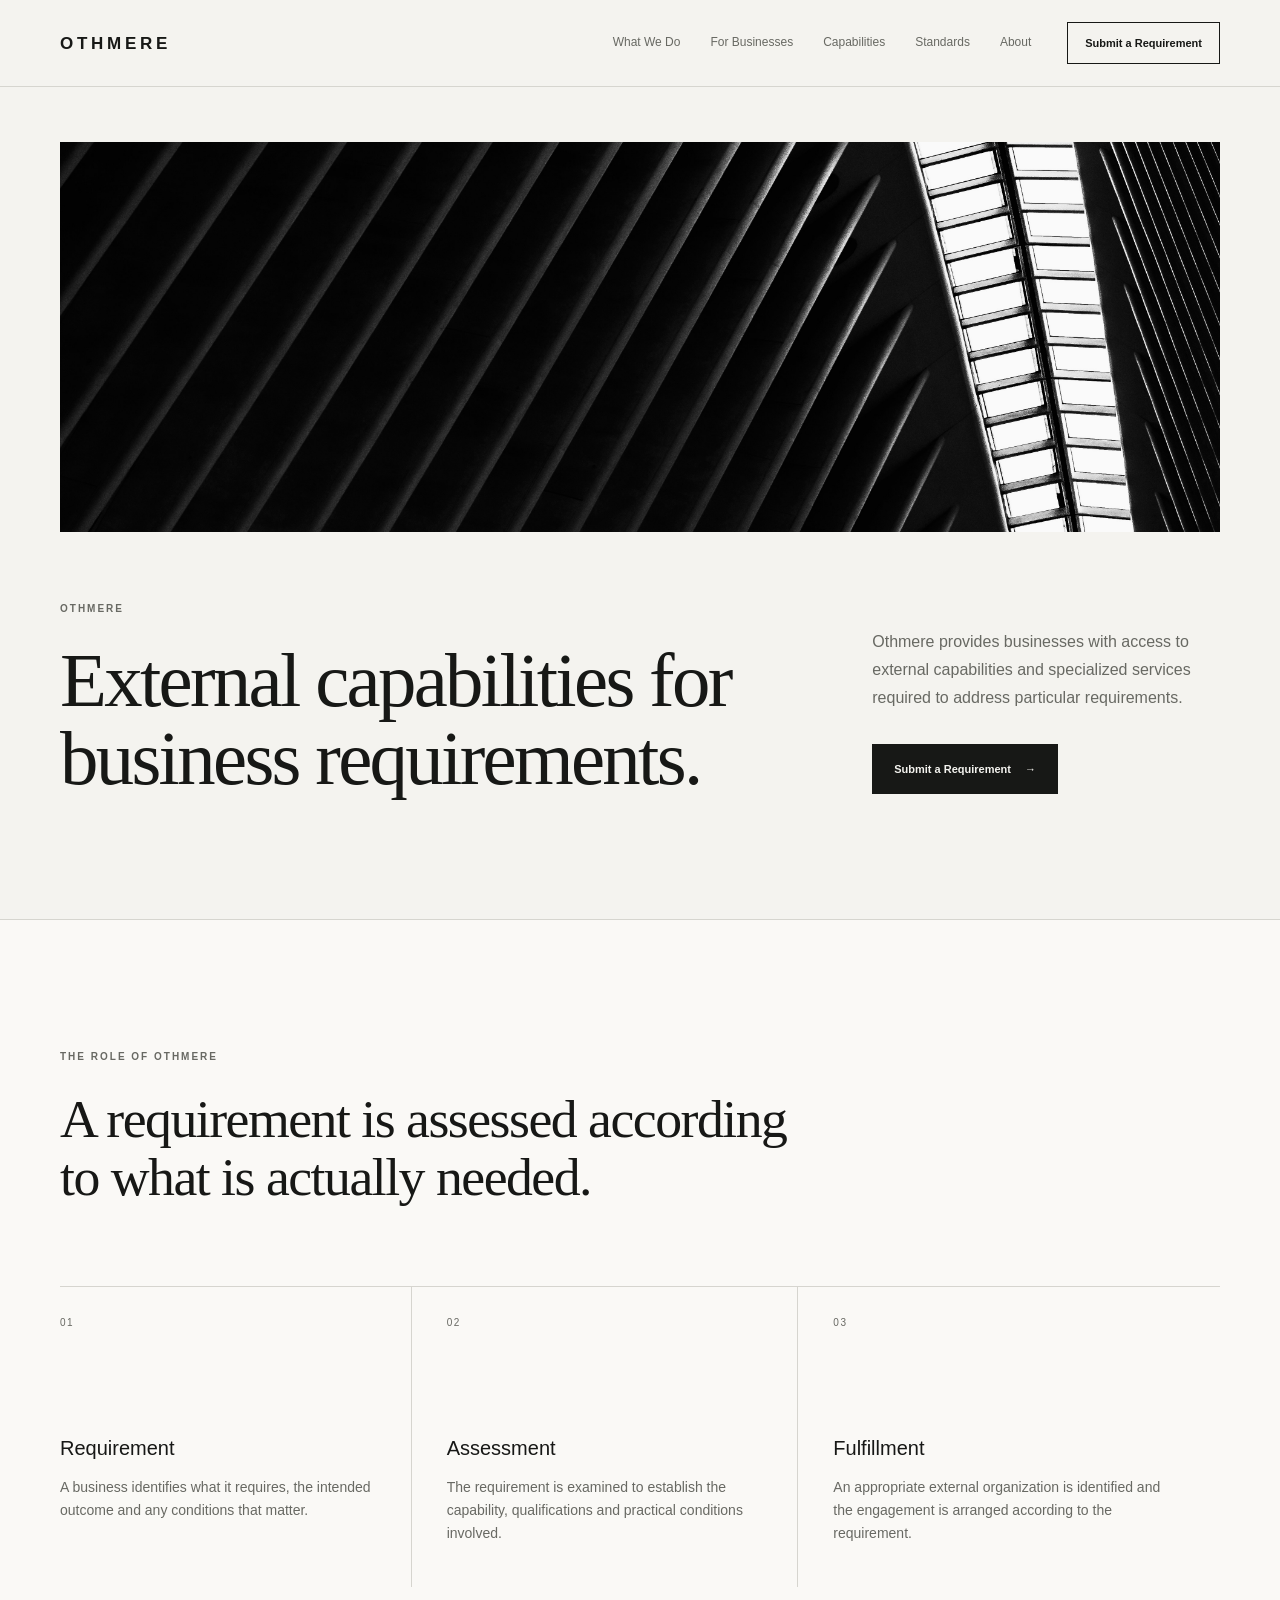
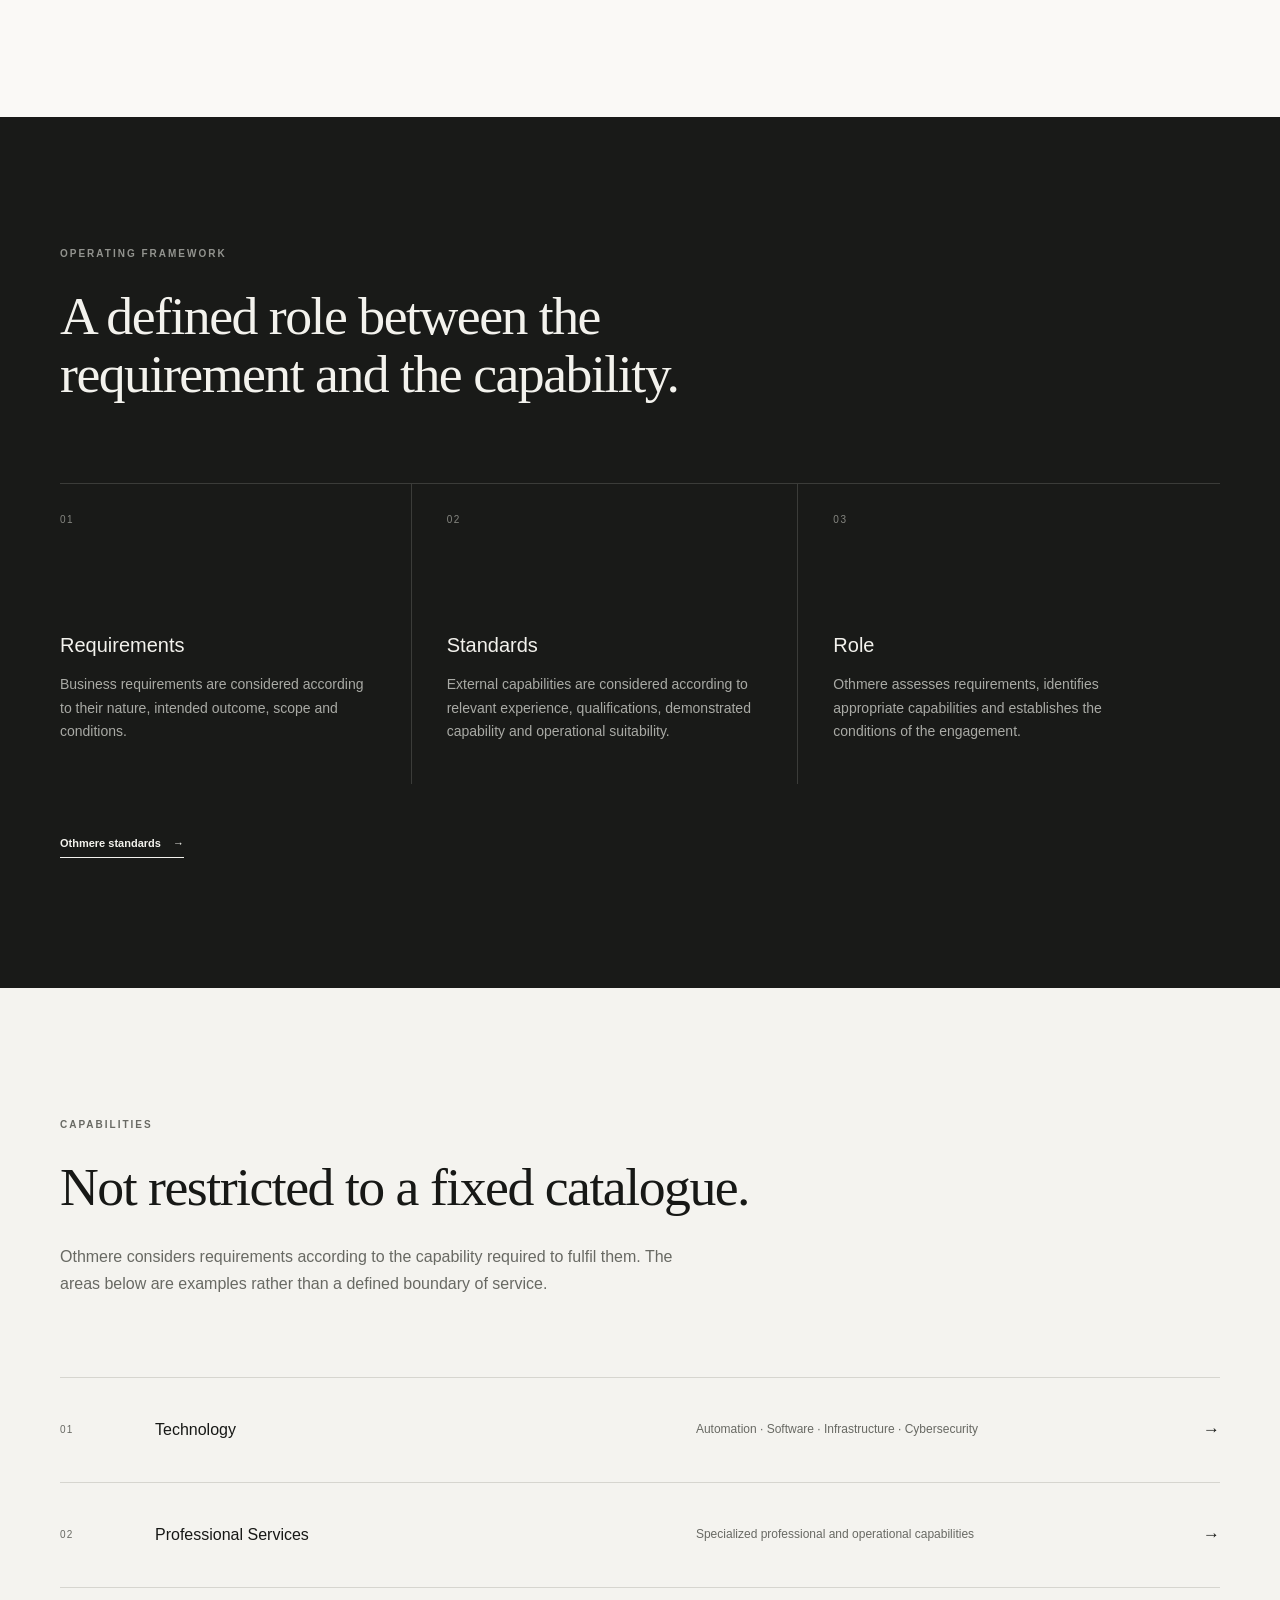
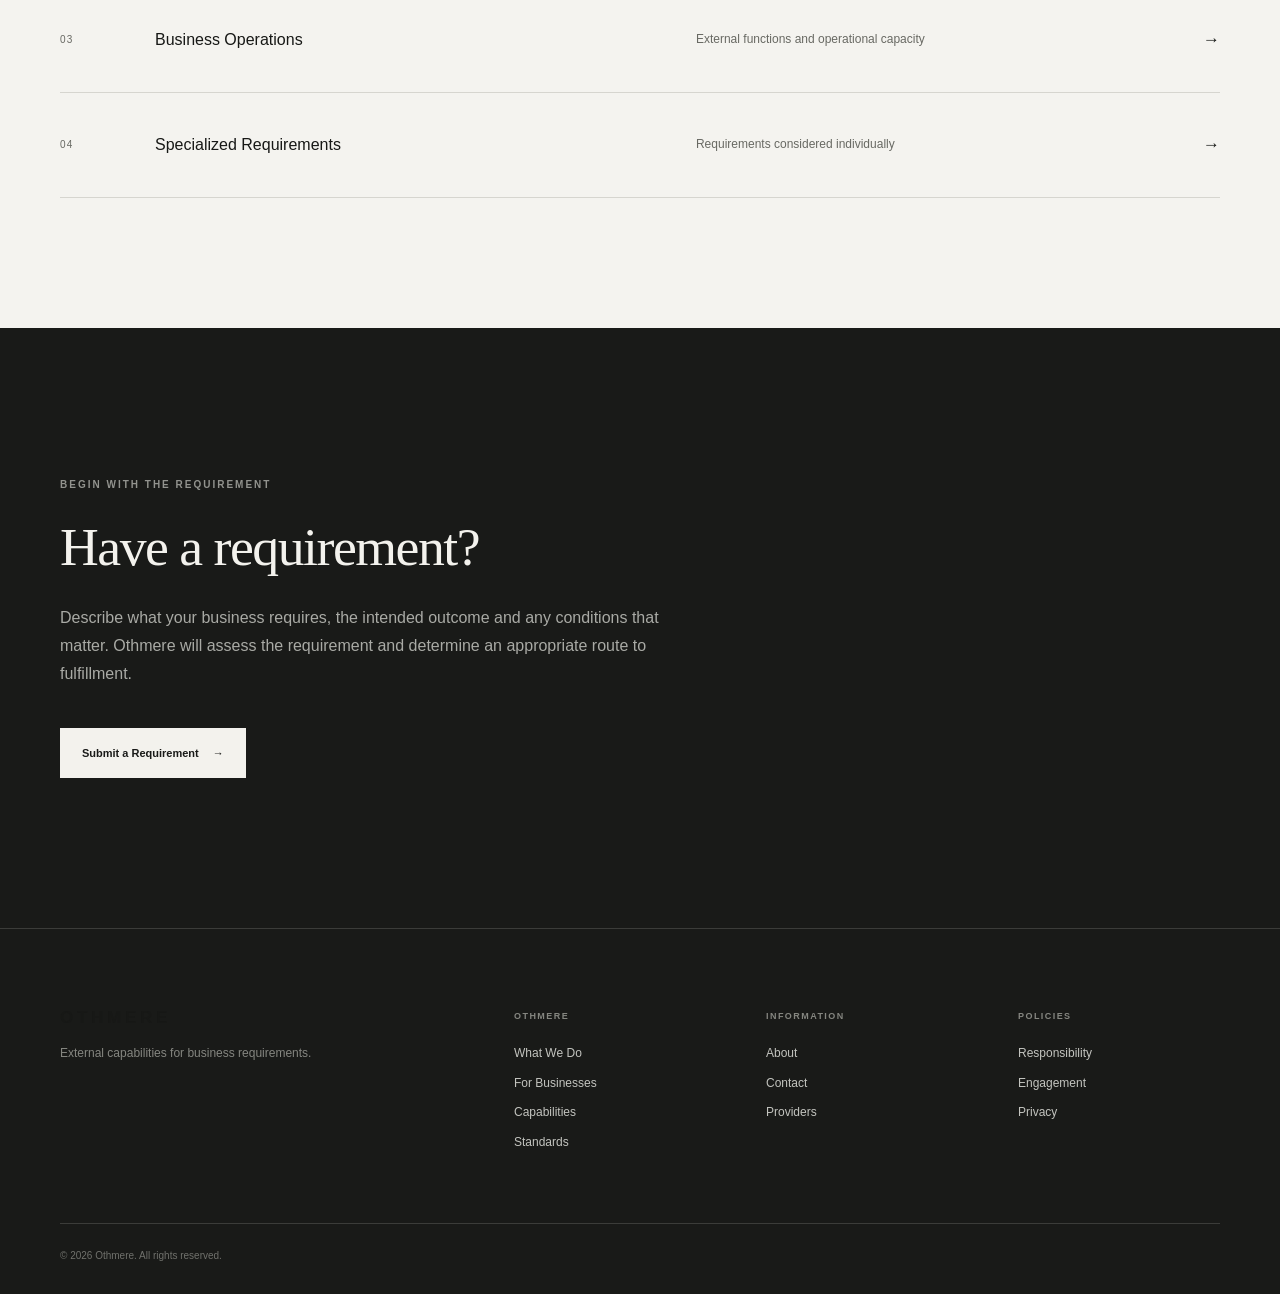
<file: index.html>
<!DOCTYPE html>
<html lang="en">
<head>
    <meta charset="UTF-8">
    <meta name="viewport" content="width=device-width, initial-scale=1.0">

    <title>Othmere</title>

    <meta name="description" content="Othmere provides businesses with access to external capabilities required to address specific requirements.">

    <link rel="stylesheet" href="css/style.css">
</head>

<body>

    <!-- HEADER -->

    <header class="site-header">
        <div class="container header-inner">

            <a href="index.html" class="brand">
                OTHMERE
            </a>

            <nav class="main-nav">
                <a href="what-we-do/">What We Do</a>
                <a href="for-businesses/">For Businesses</a>
                <a href="capabilities/">Capabilities</a>
                <a href="standards/">Standards</a>
                <a href="about/">About</a>
            </nav>

            <a href="contact/" class="header-action">
                Submit a Requirement
            </a>

        </div>
    </header>


    <main>

        <!-- =================================================
             HERO
             ================================================= -->

        <section class="hero">

            <div class="container">

                <div class="hero-image">
                    <img
                        src="assets/sebastian-schuster-qbbYCG1bVSA-unsplash.jpg"
                        alt="Modern architectural structure"
                    >
                </div>

                <div class="hero-layout">

                    <div class="hero-heading">

                        <p class="eyebrow">
                            OTHMERE
                        </p>

                        <h1>
                            External capabilities for business requirements.
                        </h1>

                    </div>


                    <div class="hero-description">

                        <p>
                            Othmere provides businesses with access to external capabilities and specialized services required to address particular requirements.
                        </p>

                        <a href="contact/" class="button button-primary">
                            Submit a Requirement
                            <span>→</span>
                        </a>

                    </div>

                </div>

            </div>

        </section>


        <!-- =================================================
             WHAT OTHMERE DOES
             ================================================= -->

        <section class="section section-role">

            <div class="container">

                <div class="section-intro">

                    <p class="section-label">
                        THE ROLE OF OTHMERE
                    </p>

                    <h2>
                        A requirement is assessed according to what is actually needed.
                    </h2>

                </div>


                <div class="role-grid">

                    <article class="role-item">

                        <span class="role-number">
                            01
                        </span>

                        <h3>
                            Requirement
                        </h3>

                        <p>
                            A business identifies what it requires, the intended outcome and any conditions that matter.
                        </p>

                    </article>


                    <article class="role-item">

                        <span class="role-number">
                            02
                        </span>

                        <h3>
                            Assessment
                        </h3>

                        <p>
                            The requirement is examined to establish the capability, qualifications and practical conditions involved.
                        </p>

                    </article>


                    <article class="role-item">

                        <span class="role-number">
                            03
                        </span>

                        <h3>
                            Fulfillment
                        </h3>

                        <p>
                            An appropriate external organization is identified and the engagement is arranged according to the requirement.
                        </p>

                    </article>

                </div>

            </div>

        </section>


        <!-- =================================================
             OPERATING FRAMEWORK
             ================================================= -->

        <section class="section section-framework">

            <div class="container">

                <div class="framework-header">

                    <p class="section-label">
                        OPERATING FRAMEWORK
                    </p>

                    <h2>
                        A defined role between the requirement and the capability.
                    </h2>

                </div>


                <div class="framework-grid">

                    <article class="framework-item">

                        <span class="framework-number">
                            01
                        </span>

                        <h3>
                            Requirements
                        </h3>

                        <p>
                            Business requirements are considered according to their nature, intended outcome, scope and conditions.
                        </p>

                    </article>


                    <article class="framework-item">

                        <span class="framework-number">
                            02
                        </span>

                        <h3>
                            Standards
                        </h3>

                        <p>
                            External capabilities are considered according to relevant experience, qualifications, demonstrated capability and operational suitability.
                        </p>

                    </article>


                    <article class="framework-item">

                        <span class="framework-number">
                            03
                        </span>

                        <h3>
                            Role
                        </h3>

                        <p>
                            Othmere assesses requirements, identifies appropriate capabilities and establishes the conditions of the engagement.
                        </p>

                    </article>

                </div>


                <div class="section-link">

                    <a href="standards/">
                        Othmere standards
                        <span>→</span>
                    </a>

                </div>

            </div>

        </section>


        <!-- =================================================
             CAPABILITIES
             ================================================= -->

        <section class="section section-capabilities">

            <div class="container">

                <div class="section-intro">

                    <p class="section-label">
                        CAPABILITIES
                    </p>

                    <h2>
                        Not restricted to a fixed catalogue.
                    </h2>

                    <p class="section-lead">
                        Othmere considers requirements according to the capability required to fulfil them. The areas below are examples rather than a defined boundary of service.
                    </p>

                </div>


                <div class="capability-list">

                    <a href="capabilities/" class="capability-row">

                        <span>
                            01
                        </span>

                        <strong>
                            Technology
                        </strong>

                        <small>
                            Automation · Software · Infrastructure · Cybersecurity
                        </small>

                        <b>
                            →
                        </b>

                    </a>


                    <a href="capabilities/" class="capability-row">

                        <span>
                            02
                        </span>

                        <strong>
                            Professional Services
                        </strong>

                        <small>
                            Specialized professional and operational capabilities
                        </small>

                        <b>
                            →
                        </b>

                    </a>


                    <a href="capabilities/" class="capability-row">

                        <span>
                            03
                        </span>

                        <strong>
                            Business Operations
                        </strong>

                        <small>
                            External functions and operational capacity
                        </small>

                        <b>
                            →
                        </b>

                    </a>


                    <a href="capabilities/" class="capability-row">

                        <span>
                            04
                        </span>

                        <strong>
                            Specialized Requirements
                        </strong>

                        <small>
                            Requirements considered individually
                        </small>

                        <b>
                            →
                        </b>

                    </a>

                </div>

            </div>

        </section>


        <!-- =================================================
             REQUIREMENT CTA
             ================================================= -->

        <section class="section section-requirement">

            <div class="container">

                <div class="requirement-inner">

                    <p class="section-label">
                        BEGIN WITH THE REQUIREMENT
                    </p>

                    <h2>
                        Have a requirement?
                    </h2>

                    <p>
                        Describe what your business requires, the intended outcome and any conditions that matter. Othmere will assess the requirement and determine an appropriate route to fulfillment.
                    </p>

                    <a href="contact/" class="button button-light">
                        Submit a Requirement
                        <span>→</span>
                    </a>

                </div>

            </div>

        </section>

    </main>


    <!-- FOOTER -->

    <footer class="site-footer">

        <div class="container footer-grid">

            <div class="footer-brand">

                <div class="brand">
                    OTHMERE
                </div>

                <p>
                    External capabilities for business requirements.
                </p>

            </div>


            <div class="footer-column">

                <h4>
                    Othmere
                </h4>

                <a href="what-we-do/">
                    What We Do
                </a>

                <a href="for-businesses/">
                    For Businesses
                </a>

                <a href="capabilities/">
                    Capabilities
                </a>

                <a href="standards/">
                    Standards
                </a>

            </div>


            <div class="footer-column">

                <h4>
                    Information
                </h4>

                <a href="about/">
                    About
                </a>

                <a href="contact/">
                    Contact
                </a>

                <a href="providers/">
                    Providers
                </a>

            </div>


            <div class="footer-column">

                <h4>
                    Policies
                </h4>

                <a href="policies/responsibility/">
                    Responsibility
                </a>

                <a href="policies/engagement/">
                    Engagement
                </a>

                <a href="policies/privacy/">
                    Privacy
                </a>

            </div>

        </div>


        <div class="container footer-bottom">

            <p>
                © 2026 Othmere. All rights reserved.
            </p>

        </div>

    </footer>


    <script src="js/main.js"></script>

</body>
                </html>
</file>
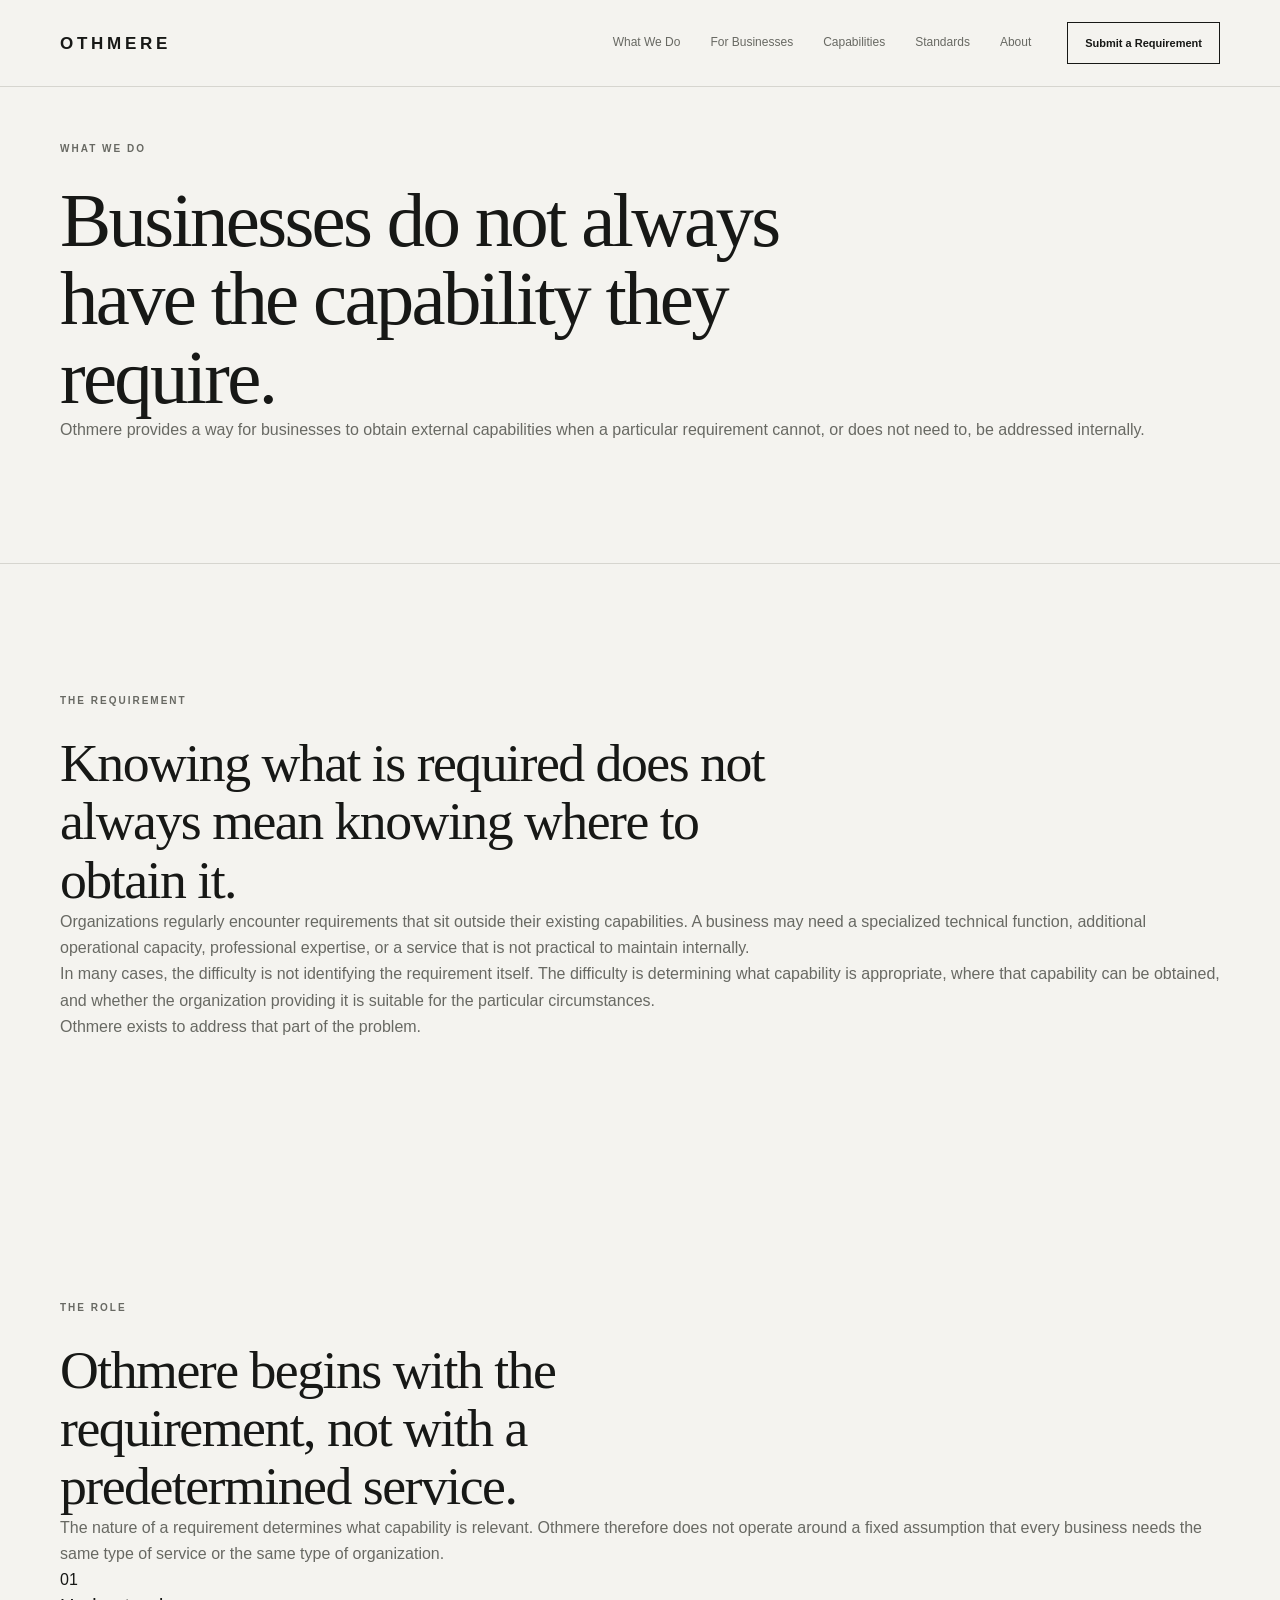
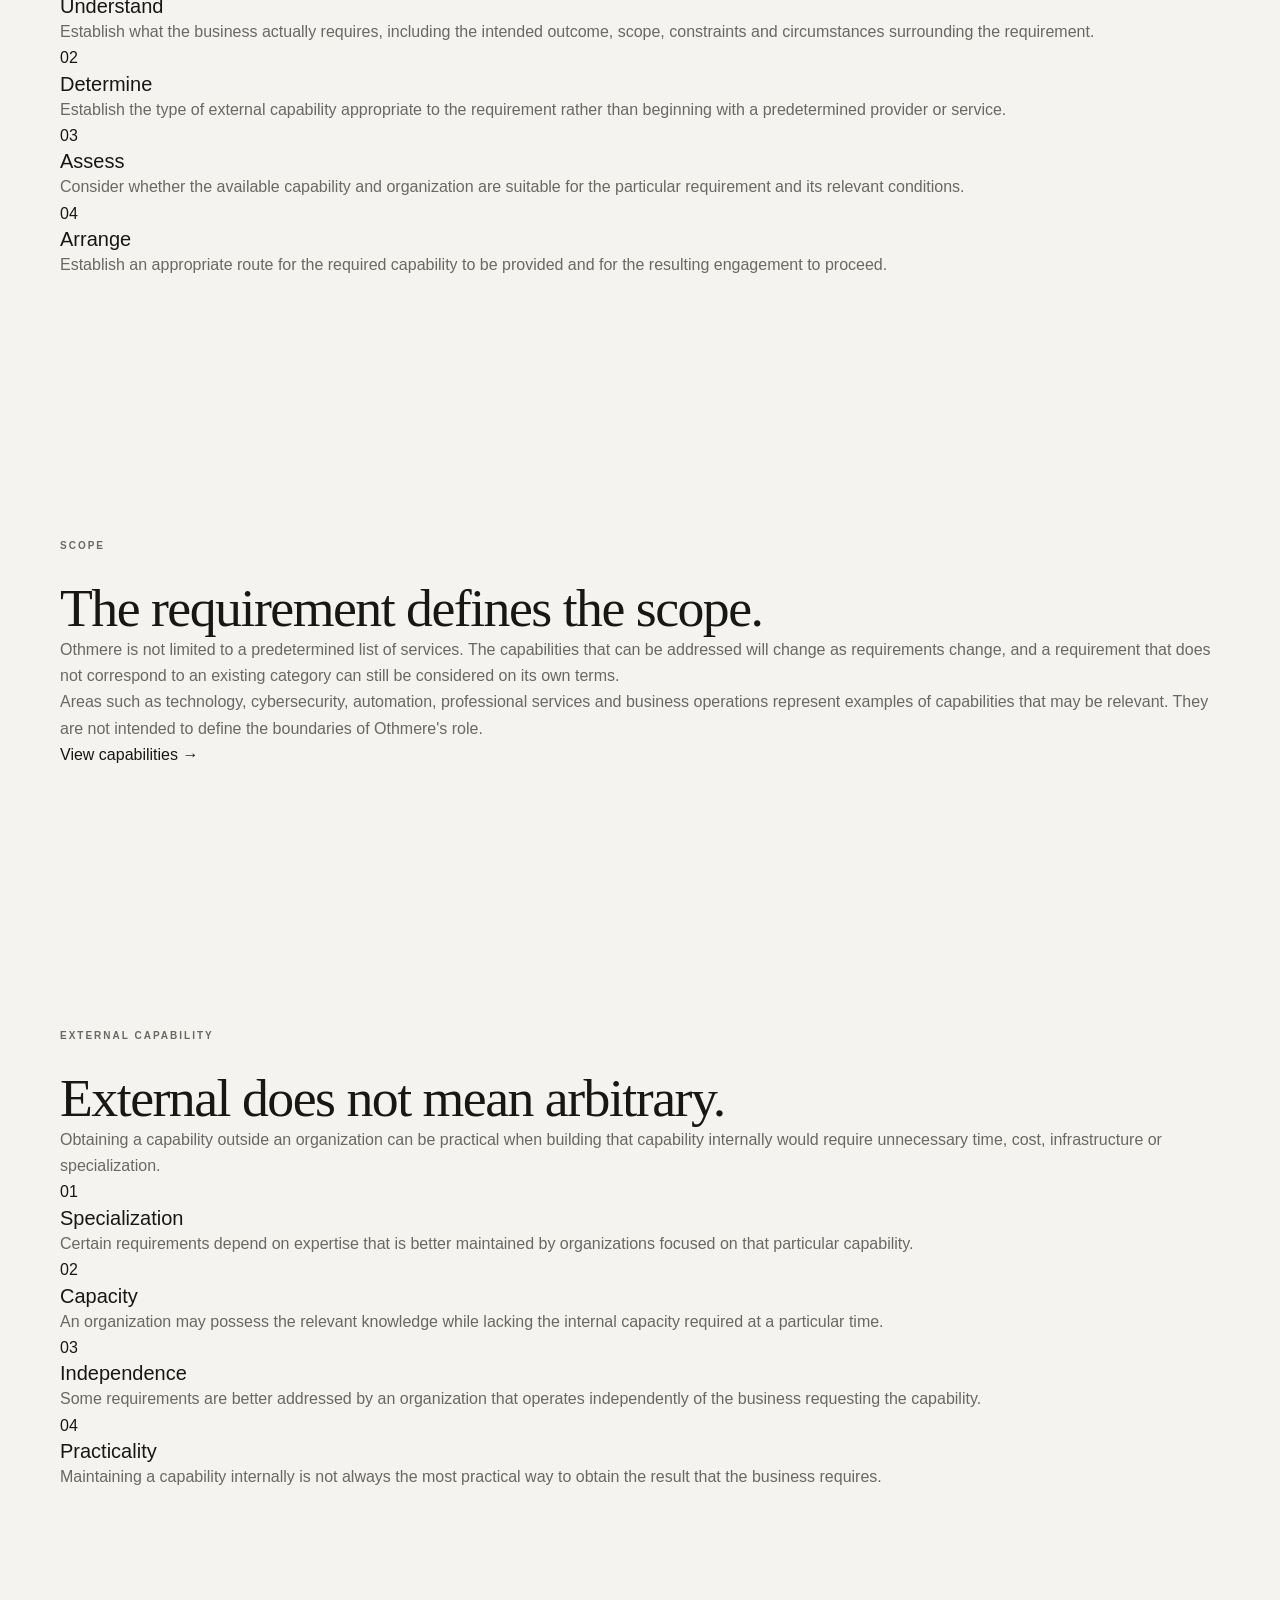
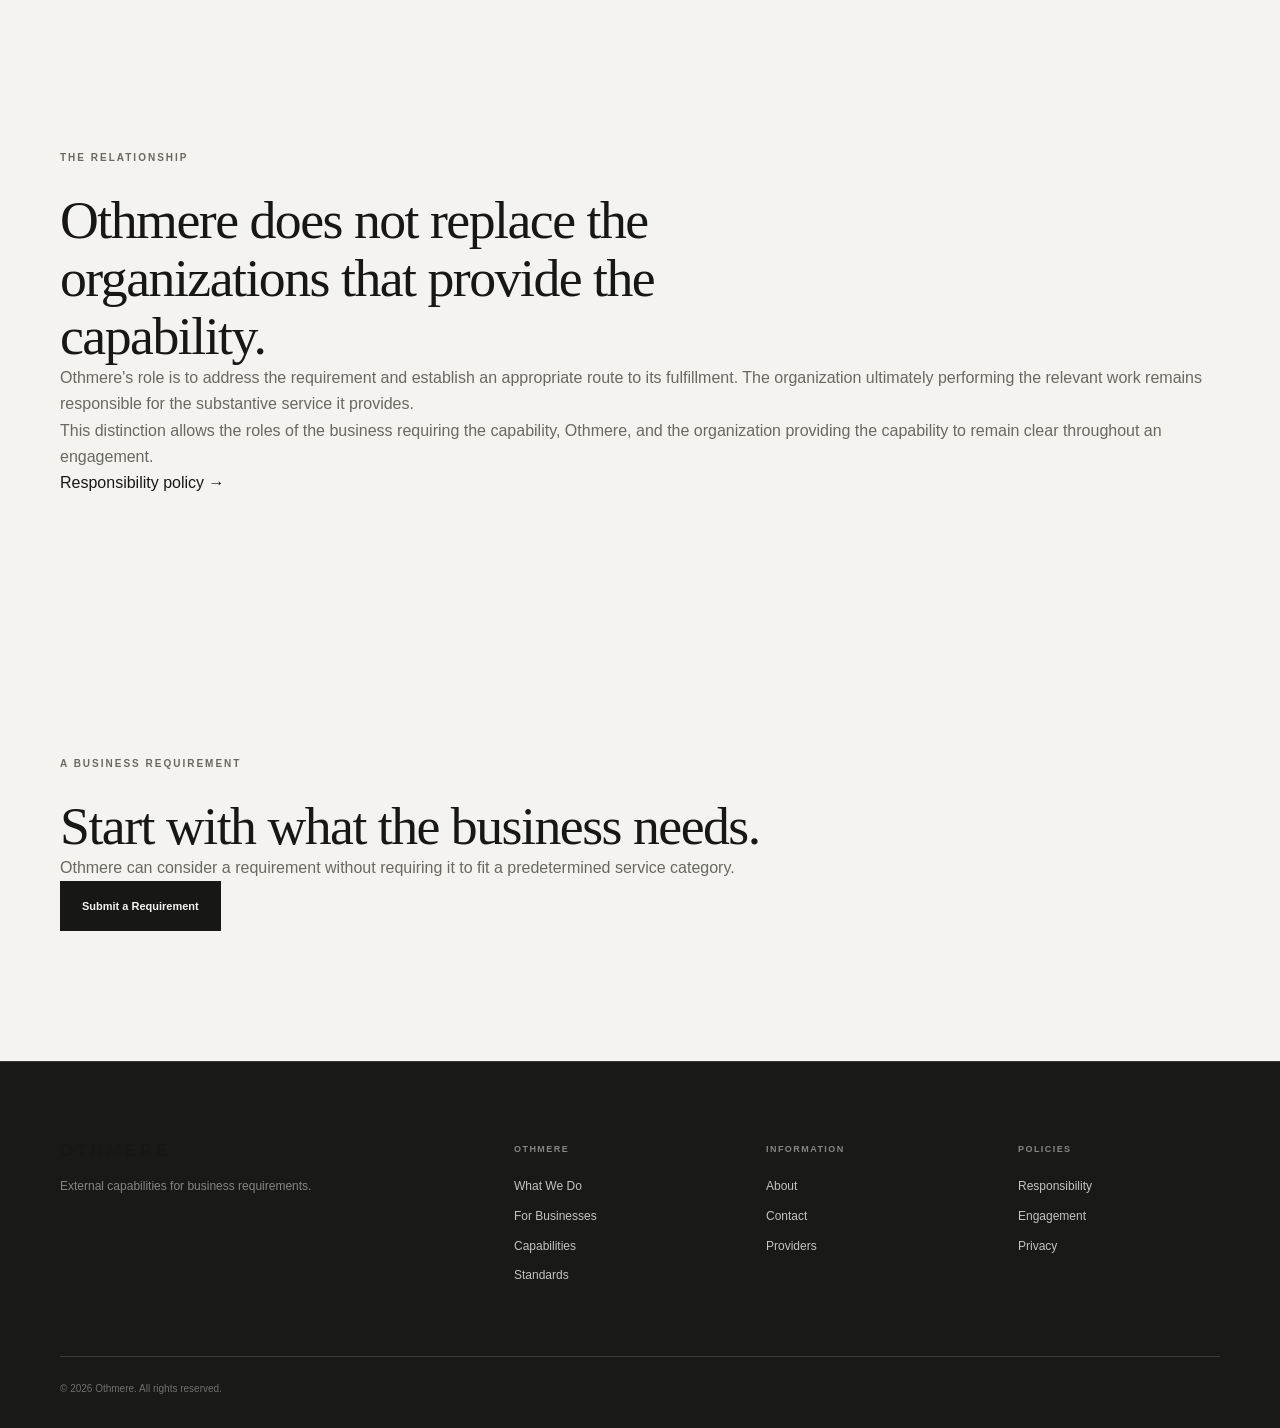
<file: what-we-do/index.html>
<!DOCTYPE html>
<html lang="en">
<head>
    <meta charset="UTF-8">
    <meta name="viewport" content="width=device-width, initial-scale=1.0">

    <title>What We Do | Othmere</title>

    <meta
        name="description"
        content="Othmere provides businesses with access to external capabilities required to address specific requirements."
    >

    <link rel="stylesheet" href="../css/style.css">
</head>

<body>

    <!-- HEADER -->

    <header class="site-header">
        <div class="container header-inner">

            <a href="../" class="brand">
                OTHMERE
            </a>

            <nav class="main-nav">
                <a href="../what-we-do/">What We Do</a>
                <a href="../for-businesses/">For Businesses</a>
                <a href="../capabilities/">Capabilities</a>
                <a href="../standards/">Standards</a>
                <a href="../about/">About</a>
            </nav>

            <a href="../contact/" class="header-action">
                Submit a Requirement
            </a>

        </div>
    </header>


    <main>

        <!-- INTRODUCTION -->

        <section class="hero">
            <div class="container hero-inner">

                <div class="hero-content">

                    <p class="eyebrow">
                        WHAT WE DO
                    </p>

                    <h1>
                        Businesses do not always have the capability they require.
                    </h1>

                    <p class="hero-text">
                        Othmere provides a way for businesses to obtain external capabilities when a particular requirement cannot, or does not need to, be addressed internally.
                    </p>

                </div>

            </div>
        </section>


        <!-- THE PROBLEM -->

        <section class="section section-introduction">

            <div class="container two-column">

                <div>

                    <p class="section-label">
                        THE REQUIREMENT
                    </p>

                    <h2>
                        Knowing what is required does not always mean knowing where to obtain it.
                    </h2>

                </div>


                <div class="section-copy">

                    <p>
                        Organizations regularly encounter requirements that sit outside their existing capabilities. A business may need a specialized technical function, additional operational capacity, professional expertise, or a service that is not practical to maintain internally.
                    </p>

                    <p>
                        In many cases, the difficulty is not identifying the requirement itself. The difficulty is determining what capability is appropriate, where that capability can be obtained, and whether the organization providing it is suitable for the particular circumstances.
                    </p>

                    <p>
                        Othmere exists to address that part of the problem.
                    </p>

                </div>

            </div>

        </section>


        <!-- ROLE -->

        <section class="section">

            <div class="container">

                <div class="section-heading">

                    <p class="section-label">
                        THE ROLE
                    </p>

                    <h2>
                        Othmere begins with the requirement, not with a predetermined service.
                    </h2>

                    <p>
                        The nature of a requirement determines what capability is relevant. Othmere therefore does not operate around a fixed assumption that every business needs the same type of service or the same type of organization.
                    </p>

                </div>


                <div class="capability-grid">

                    <article class="capability-card">

                        <span class="card-number">
                            01
                        </span>

                        <h3>
                            Understand
                        </h3>

                        <p>
                            Establish what the business actually requires, including the intended outcome, scope, constraints and circumstances surrounding the requirement.
                        </p>

                    </article>


                    <article class="capability-card">

                        <span class="card-number">
                            02
                        </span>

                        <h3>
                            Determine
                        </h3>

                        <p>
                            Establish the type of external capability appropriate to the requirement rather than beginning with a predetermined provider or service.
                        </p>

                    </article>


                    <article class="capability-card">

                        <span class="card-number">
                            03
                        </span>

                        <h3>
                            Assess
                        </h3>

                        <p>
                            Consider whether the available capability and organization are suitable for the particular requirement and its relevant conditions.
                        </p>

                    </article>


                    <article class="capability-card">

                        <span class="card-number">
                            04
                        </span>

                        <h3>
                            Arrange
                        </h3>

                        <p>
                            Establish an appropriate route for the required capability to be provided and for the resulting engagement to proceed.
                        </p>

                    </article>

                </div>

            </div>

        </section>


        <!-- NOT A FIXED CATALOGUE -->

        <section class="section section-standards">

            <div class="container two-column">

                <div>

                    <p class="section-label">
                        SCOPE
                    </p>

                    <h2>
                        The requirement defines the scope.
                    </h2>

                </div>


                <div class="section-copy">

                    <p>
                        Othmere is not limited to a predetermined list of services. The capabilities that can be addressed will change as requirements change, and a requirement that does not correspond to an existing category can still be considered on its own terms.
                    </p>

                    <p>
                        Areas such as technology, cybersecurity, automation, professional services and business operations represent examples of capabilities that may be relevant. They are not intended to define the boundaries of Othmere's role.
                    </p>

                    <a href="../capabilities/" class="text-link">
                        View capabilities
                        <span>→</span>
                    </a>

                </div>

            </div>

        </section>


        <!-- WHY EXTERNAL CAPABILITY -->

        <section class="section">

            <div class="container">

                <div class="section-heading">

                    <p class="section-label">
                        EXTERNAL CAPABILITY
                    </p>

                    <h2>
                        External does not mean arbitrary.
                    </h2>

                    <p>
                        Obtaining a capability outside an organization can be practical when building that capability internally would require unnecessary time, cost, infrastructure or specialization.
                    </p>

                </div>


                <div class="process-grid">

                    <article class="process-item">

                        <span class="process-number">
                            01
                        </span>

                        <h3>
                            Specialization
                        </h3>

                        <p>
                            Certain requirements depend on expertise that is better maintained by organizations focused on that particular capability.
                        </p>

                    </article>


                    <article class="process-item">

                        <span class="process-number">
                            02
                        </span>

                        <h3>
                            Capacity
                        </h3>

                        <p>
                            An organization may possess the relevant knowledge while lacking the internal capacity required at a particular time.
                        </p>

                    </article>


                    <article class="process-item">

                        <span class="process-number">
                            03
                        </span>

                        <h3>
                            Independence
                        </h3>

                        <p>
                            Some requirements are better addressed by an organization that operates independently of the business requesting the capability.
                        </p>

                    </article>


                    <article class="process-item">

                        <span class="process-number">
                            04
                        </span>

                        <h3>
                            Practicality
                        </h3>

                        <p>
                            Maintaining a capability internally is not always the most practical way to obtain the result that the business requires.
                        </p>

                    </article>

                </div>

            </div>

        </section>


        <!-- RELATIONSHIP -->

        <section class="section section-responsibility">

            <div class="container two-column">

                <div>

                    <p class="section-label">
                        THE RELATIONSHIP
                    </p>

                    <h2>
                        Othmere does not replace the organizations that provide the capability.
                    </h2>

                </div>


                <div class="section-copy">

                    <p>
                        Othmere's role is to address the requirement and establish an appropriate route to its fulfillment. The organization ultimately performing the relevant work remains responsible for the substantive service it provides.
                    </p>

                    <p>
                        This distinction allows the roles of the business requiring the capability, Othmere, and the organization providing the capability to remain clear throughout an engagement.
                    </p>

                    <a href="../policies/responsibility/" class="text-link">
                        Responsibility policy
                        <span>→</span>
                    </a>

                </div>

            </div>

        </section>


        <!-- FINAL -->

        <section class="section section-final">

            <div class="container final-inner">

                <p class="section-label">
                    A BUSINESS REQUIREMENT
                </p>

                <h2>
                    Start with what the business needs.
                </h2>

                <p>
                    Othmere can consider a requirement without requiring it to fit a predetermined service category.
                </p>

                <a href="../contact/" class="button button-primary">
                    Submit a Requirement
                </a>

            </div>

        </section>

    </main>


    <!-- FOOTER -->

    <footer class="site-footer">

        <div class="container footer-grid">

            <div class="footer-brand">

                <div class="brand">
                    OTHMERE
                </div>

                <p>
                    External capabilities for business requirements.
                </p>

            </div>


            <div class="footer-column">

                <h4>Othmere</h4>

                <a href="../what-we-do/">What We Do</a>
                <a href="../for-businesses/">For Businesses</a>
                <a href="../capabilities/">Capabilities</a>
                <a href="../standards/">Standards</a>

            </div>


            <div class="footer-column">

                <h4>Information</h4>

                <a href="../about/">About</a>
                <a href="../contact/">Contact</a>
                <a href="../providers/">Providers</a>

            </div>


            <div class="footer-column">

                <h4>Policies</h4>

                <a href="../policies/responsibility/">Responsibility</a>
                <a href="../policies/engagement/">Engagement</a>
                <a href="../policies/privacy/">Privacy</a>

            </div>

        </div>


        <div class="container footer-bottom">

            <p>
                © 2026 Othmere. All rights reserved.
            </p>

        </div>

    </footer>


    <script src="../js/main.js"></script>

</body>
  </html>
</file>
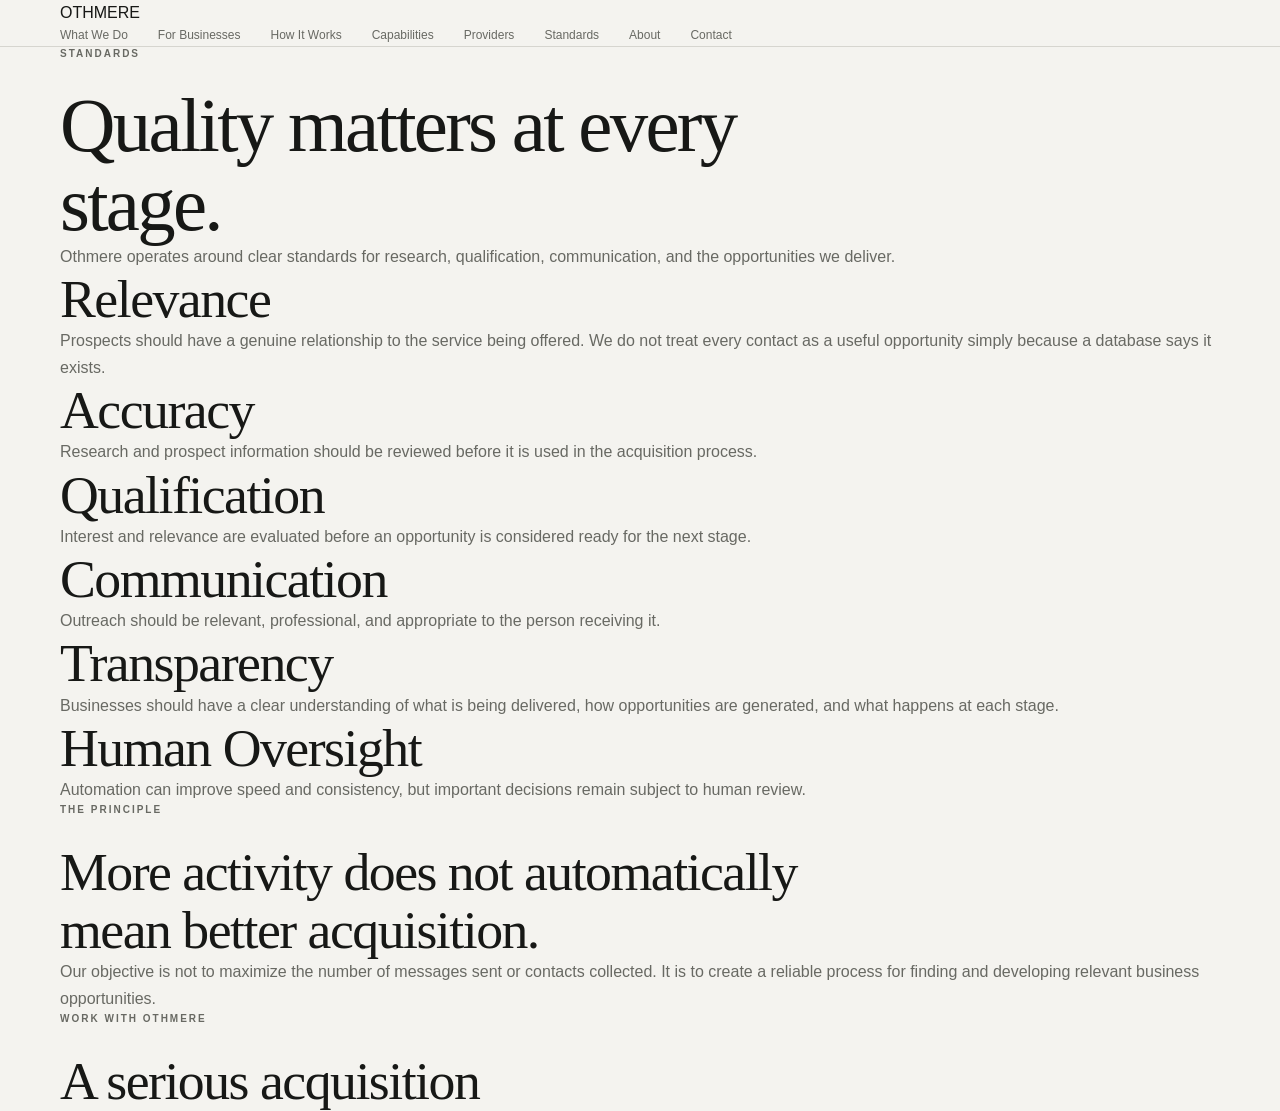
<file: standards/└── index.html>
<!DOCTYPE html>
<html lang="en">
<head>
    <meta charset="UTF-8">
    <meta name="viewport" content="width=device-width, initial-scale=1.0">

    <title>Standards | Othmere</title>
    <meta name="description" content="The standards Othmere applies to research, qualification, outreach, and business opportunities.">

    <link rel="stylesheet" href="../css/style.css">
</head>

<body>

    <header class="site-header">
        <div class="container">
            <a href="../index.html" class="logo">OTHMERE</a>

            <nav class="main-nav">
                <a href="../what-we-do/index.html">What We Do</a>
                <a href="../for-businesses/index.html">For Businesses</a>
                <a href="../how-it-works/index.html">How It Works</a>
                <a href="../capabilities/index.html">Capabilities</a>
                <a href="../providers/index.html">Providers</a>
                <a href="../standards/index.html">Standards</a>
                <a href="../about/index.html">About</a>
                <a href="../contact/index.html">Contact</a>
            </nav>
        </div>
    </header>


    <main>

        <section class="page-hero">
            <div class="container">

                <p class="eyebrow">STANDARDS</p>

                <h1>
                    Quality matters at every stage.
                </h1>

                <p class="hero-text">
                    Othmere operates around clear standards for research,
                    qualification, communication, and the opportunities
                    we deliver.
                </p>

            </div>
        </section>


        <section class="content-section">
            <div class="container">

                <div class="content-grid">

                    <div class="content-block">
                        <h2>Relevance</h2>

                        <p>
                            Prospects should have a genuine relationship to
                            the service being offered. We do not treat every
                            contact as a useful opportunity simply because
                            a database says it exists.
                        </p>
                    </div>


                    <div class="content-block">
                        <h2>Accuracy</h2>

                        <p>
                            Research and prospect information should be
                            reviewed before it is used in the acquisition
                            process.
                        </p>
                    </div>


                    <div class="content-block">
                        <h2>Qualification</h2>

                        <p>
                            Interest and relevance are evaluated before an
                            opportunity is considered ready for the next
                            stage.
                        </p>
                    </div>


                    <div class="content-block">
                        <h2>Communication</h2>

                        <p>
                            Outreach should be relevant, professional, and
                            appropriate to the person receiving it.
                        </p>
                    </div>


                    <div class="content-block">
                        <h2>Transparency</h2>

                        <p>
                            Businesses should have a clear understanding of
                            what is being delivered, how opportunities are
                            generated, and what happens at each stage.
                        </p>
                    </div>


                    <div class="content-block">
                        <h2>Human Oversight</h2>

                        <p>
                            Automation can improve speed and consistency,
                            but important decisions remain subject to human
                            review.
                        </p>
                    </div>

                </div>

            </div>
        </section>


        <section class="content-section alternate-section">
            <div class="container">

                <div class="section-heading">
                    <p class="eyebrow">THE PRINCIPLE</p>

                    <h2>
                        More activity does not automatically mean better
                        acquisition.
                    </h2>

                    <p>
                        Our objective is not to maximize the number of
                        messages sent or contacts collected. It is to create
                        a reliable process for finding and developing
                        relevant business opportunities.
                    </p>
                </div>

            </div>
        </section>


        <section class="cta-section">
            <div class="container">

                <p class="eyebrow">WORK WITH OTHMERE</p>

                <h2>
                    A serious acquisition
</file>
<file: css/style.css>
/* =========================================================
   OTHMERE
   Institutional visual system
   ========================================================= */

:root {
    --bg: #f4f3ef;
    --surface: #faf9f6;
    --text: #171816;
    --muted: #686963;
    --line: #d6d5cf;
    --dark: #191a18;
    --dark-text: #f3f2ed;

    --max-width: 1180px;

    --serif: Georgia, "Times New Roman", serif;
    --sans: Inter, Helvetica, Arial, sans-serif;
}


/* =========================================================
   RESET
   ========================================================= */

* {
    box-sizing: border-box;
    margin: 0;
    padding: 0;
}

html {
    scroll-behavior: smooth;
}

body {
    background: var(--bg);
    color: var(--text);
    font-family: var(--sans);
    font-size: 16px;
    line-height: 1.65;
    -webkit-font-smoothing: antialiased;
}

img {
    display: block;
    max-width: 100%;
}

a {
    color: inherit;
    text-decoration: none;
}


/* =========================================================
   GLOBAL
   ========================================================= */

.container {
    width: min(calc(100% - 120px), var(--max-width));
    margin: 0 auto;
}

.section {
    padding: 130px 0;
}

.section-label,
.eyebrow {
    margin-bottom: 26px;
    color: var(--muted);
    font-size: 10px;
    font-weight: 600;
    letter-spacing: 0.2em;
    line-height: 1.4;
    text-transform: uppercase;
}

h1,
h2,
h3 {
    font-weight: 400;
}

h1,
h2 {
    font-family: var(--serif);
}

h1 {
    max-width: 850px;
    font-size: clamp(52px, 6vw, 82px);
    line-height: 1.02;
    letter-spacing: -0.035em;
}

h2 {
    max-width: 760px;
    font-size: clamp(40px, 4.2vw, 60px);
    line-height: 1.08;
    letter-spacing: -0.028em;
}

h3 {
    font-size: 20px;
    line-height: 1.25;
}

p {
    color: var(--muted);
}


/* =========================================================
   HEADER
   ========================================================= */

.site-header {
    position: relative;
    z-index: 20;
    border-bottom: 1px solid var(--line);
    background: var(--bg);
}

.header-inner {
    min-height: 86px;
    display: flex;
    align-items: center;
    justify-content: space-between;
    gap: 36px;
}

.brand {
    color: var(--text);
    font-size: 17px;
    font-weight: 600;
    letter-spacing: 0.22em;
    line-height: 1;
}

.main-nav {
    display: flex;
    align-items: center;
    gap: 30px;
    margin-left: auto;
}

.main-nav a {
    position: relative;
    color: var(--muted);
    font-size: 12px;
    transition: color 180ms ease;
}

.main-nav a:hover {
    color: var(--text);
}

.main-nav a::after {
    content: "";
    position: absolute;
    left: 0;
    right: 100%;
    bottom: -6px;
    height: 1px;
    background: var(--text);
    transition: right 180ms ease;
}

.main-nav a:hover::after {
    right: 0;
}

.header-action {
    border: 1px solid var(--text);
    padding: 11px 17px;
    font-size: 11px;
    font-weight: 600;
    white-space: nowrap;
    transition:
        background 180ms ease,
        color 180ms ease;
}

.header-action:hover {
    background: var(--text);
    color: var(--bg);
}


/* =========================================================
   BUTTONS
   ========================================================= */

.button {
    display: inline-flex;
    align-items: center;
    justify-content: center;
    gap: 14px;
    min-height: 50px;
    padding: 0 21px;
    border: 1px solid var(--text);
    font-size: 11px;
    font-weight: 600;
    transition:
        background 180ms ease,
        color 180ms ease;
}

.button span {
    transition: transform 180ms ease;
}

.button:hover span {
    transform: translateX(4px);
}

.button-primary {
    background: var(--text);
    color: var(--bg);
}

.button-primary:hover {
    background: transparent;
    color: var(--text);
}

.button-light {
    background: var(--dark-text);
    color: var(--dark);
    border-color: var(--dark-text);
}

.button-light:hover {
    background: transparent;
    color: var(--dark-text);
}


/* =========================================================
   HERO
   ========================================================= */

.hero {
    padding: 55px 0 120px;
    border-bottom: 1px solid var(--line);
}

.hero-image {
    width: 100%;
    height: 390px;
    overflow: hidden;
    margin-bottom: 70px;
}

.hero-image img {
    width: 100%;
    height: 100%;
    object-fit: cover;
    object-position: center;
}

.hero-layout {
    display: grid;
    grid-template-columns: minmax(0, 1.35fr) minmax(280px, 0.65fr);
    gap: 90px;
    align-items: end;
}

.hero-description {
    max-width: 390px;
    padding-bottom: 5px;
}

.hero-description p {
    font-size: 16px;
    line-height: 1.75;
}

.hero-description .button {
    margin-top: 32px;
}


/* =========================================================
   ROLE
   ========================================================= */

.section-role {
    background: var(--surface);
}

.section-intro {
    max-width: 820px;
    margin-bottom: 80px;
}

.section-intro h2 {
    max-width: 760px;
}

.role-grid {
    display: grid;
    grid-template-columns: repeat(3, 1fr);
    border-top: 1px solid var(--line);
}

.role-item {
    min-height: 300px;
    padding: 28px 35px 30px 0;
    margin-right: 35px;
    border-right: 1px solid var(--line);
}

.role-item:last-child {
    margin-right: 0;
    border-right: 0;
}

.role-number {
    display: block;
    margin-bottom: 105px;
    color: var(--muted);
    font-size: 10px;
    letter-spacing: 0.15em;
}

.role-item p {
    max-width: 330px;
    margin-top: 15px;
    font-size: 14px;
}


/* =========================================================
   FRAMEWORK
   ========================================================= */

.section-framework {
    background: var(--dark);
    color: var(--dark-text);
}

.section-framework .section-label {
    color: #92938e;
}

.section-framework h2,
.section-framework h3 {
    color: var(--dark-text);
}

.framework-header {
    max-width: 820px;
    margin-bottom: 80px;
}

.framework-grid {
    display: grid;
    grid-template-columns: repeat(3, 1fr);
    border-top: 1px solid #3b3c39;
}

.framework-item {
    min-height: 300px;
    padding: 28px 35px 30px 0;
    margin-right: 35px;
    border-right: 1px solid #3b3c39;
}

.framework-item:last-child {
    margin-right: 0;
    border-right: 0;
}

.framework-number {
    display: block;
    margin-bottom: 105px;
    color: #858680;
    font-size: 10px;
    letter-spacing: 0.15em;
}

.framework-item p {
    max-width: 330px;
    margin-top: 15px;
    color: #a9aaa5;
    font-size: 14px;
}

.section-framework .section-link {
    margin-top: 45px;
}

.section-link a {
    display: inline-flex;
    align-items: center;
    gap: 12px;
    border-bottom: 1px solid currentColor;
    padding-bottom: 5px;
    color: var(--dark-text);
    font-size: 11px;
    font-weight: 600;
}

.section-link span {
    transition: transform 180ms ease;
}

.section-link a:hover span {
    transform: translateX(5px);
}


/* =========================================================
   CAPABILITIES
   ========================================================= */

.section-capabilities {
    background: var(--bg);
}

.section-lead {
    max-width: 650px;
    margin-top: 28px;
    font-size: 16px;
}

.capability-list {
    margin-top: 75px;
    border-top: 1px solid var(--line);
}

.capability-row {
    display: grid;
    grid-template-columns: 70px 1.1fr 1fr 30px;
    align-items: center;
    min-height: 105px;
    gap: 25px;
    border-bottom: 1px solid var(--line);
    transition: padding 180ms ease, background 180ms ease;
}

.capability-row:hover {
    padding-left: 12px;
    padding-right: 12px;
    background: var(--surface);
}

.capability-row > span {
    color: var(--muted);
    font-size: 10px;
    letter-spacing: 0.12em;
}

.capability-row strong {
    font-size: 16px;
    font-weight: 500;
}

.capability-row small {
    color: var(--muted);
    font-size: 12px;
}

.capability-row b {
    font-size: 17px;
    font-weight: 400;
    text-align: right;
}


/* =========================================================
   REQUIREMENT CTA
   ========================================================= */

.section-requirement {
    padding: 150px 0;
    background: var(--dark);
    color: var(--dark-text);
}

.requirement-inner {
    max-width: 850px;
}

.requirement-inner .section-label {
    color: #92938e;
}

.requirement-inner h2 {
    color: var(--dark-text);
}

.requirement-inner > p:not(.section-label) {
    max-width: 650px;
    margin-top: 28px;
    color: #a9aaa5;
    font-size: 16px;
    line-height: 1.75;
}

.requirement-inner .button {
    margin-top: 40px;
}


/* =========================================================
   FOOTER
   ========================================================= */

.site-footer {
    padding: 80px 0 30px;
    background: var(--dark);
    color: var(--dark-text);
    border-top: 1px solid #3b3c39;
}

.footer-grid {
    display: grid;
    grid-template-columns: 2fr repeat(3, 1fr);
    gap: 50px;
}

.footer-brand p {
    max-width: 280px;
    margin-top: 18px;
    color: #858680;
    font-size: 12px;
}

.footer-column {
    display: flex;
    flex-direction: column;
    align-items: flex-start;
    gap: 10px;
}

.footer-column h4 {
    margin-bottom: 10px;
    color: #858680;
    font-size: 9px;
    font-weight: 600;
    letter-spacing: 0.16em;
    text-transform: uppercase;
}

.footer-column a {
    color: #c3c4bf;
    font-size: 12px;
    transition: color 180ms ease;
}

.footer-column a:hover {
    color: #fff;
}

.footer-bottom {
    margin-top: 70px;
    padding-top: 24px;
    border-top: 1px solid #3b3c39;
}

.footer-bottom p {
    color: #70716c;
    font-size: 10px;
}


/* =========================================================
   TABLET
   ========================================================= */

@media (max-width: 1000px) {

    .container {
        width: min(calc(100% - 72px), var(--max-width));
    }

    .main-nav {
        display: none;
    }

    .hero-layout {
        grid-template-columns: 1fr;
        gap: 35px;
    }

    .hero-description {
        max-width: 600px;
    }

    .role-grid,
    .framework-grid {
        grid-template-columns: 1fr;
    }

    .role-item,
    .framework-item {
        min-height: auto;
        padding: 28px 0 40px;
        margin-right: 0;
        border-right: 0;
        border-bottom: 1px solid var(--line);
    }

    .framework-item {
        border-bottom-color: #3b3c39;
    }

    .role-item:last-child,
    .framework-item:last-child {
        border-bottom: 0;
    }

    .role-number,
    .framework-number {
        margin-bottom: 50px;
    }

    .footer-grid {
        grid-template-columns: 1.5fr repeat(3, 1fr);
    }
}


/* =========================================================
   MOBILE
   ========================================================= */

@media (max-width: 700px) {

    .container {
        width: calc(100% - 32px);
    }

    .section {
        padding: 85px 0;
    }

    .header-inner {
        min-height: 72px;
        gap: 15px;
    }

    .brand {
        font-size: 15px;
    }

    .header-action {
        padding: 9px 12px;
        font-size: 9px;
    }

    .hero {
        padding: 32px 0 80px;
    }

    .hero-image {
        height: 250px;
        margin-bottom: 45px;
    }

    .hero-layout {
        gap: 30px;
    }

    h1 {
        font-size: clamp(43px, 12vw, 64px);
    }

    h2 {
        font-size: 39px;
    }

    .hero-description p {
        font-size: 15px;
    }

    .button {
        width: 100%;
    }

    .role-item,
    .framework-item {
        padding-bottom: 35px;
    }

    .capability-list {
        margin-top: 50px;
    }

    .capability-row {
        grid-template-columns: 40px 1fr 25px;
        min-height: 100px;
        gap: 12px;
    }

    .capability-row small {
        display: none;
    }

    .capability-row strong {
        font-size: 15px;
    }

    .section-requirement {
        padding: 100px 0;
    }

    .footer-grid {
        grid-template-columns: 1fr 1fr;
        row-gap: 45px;
    }

    .footer-brand {
        grid-column: 1 / -1;
    }
}
</file>
